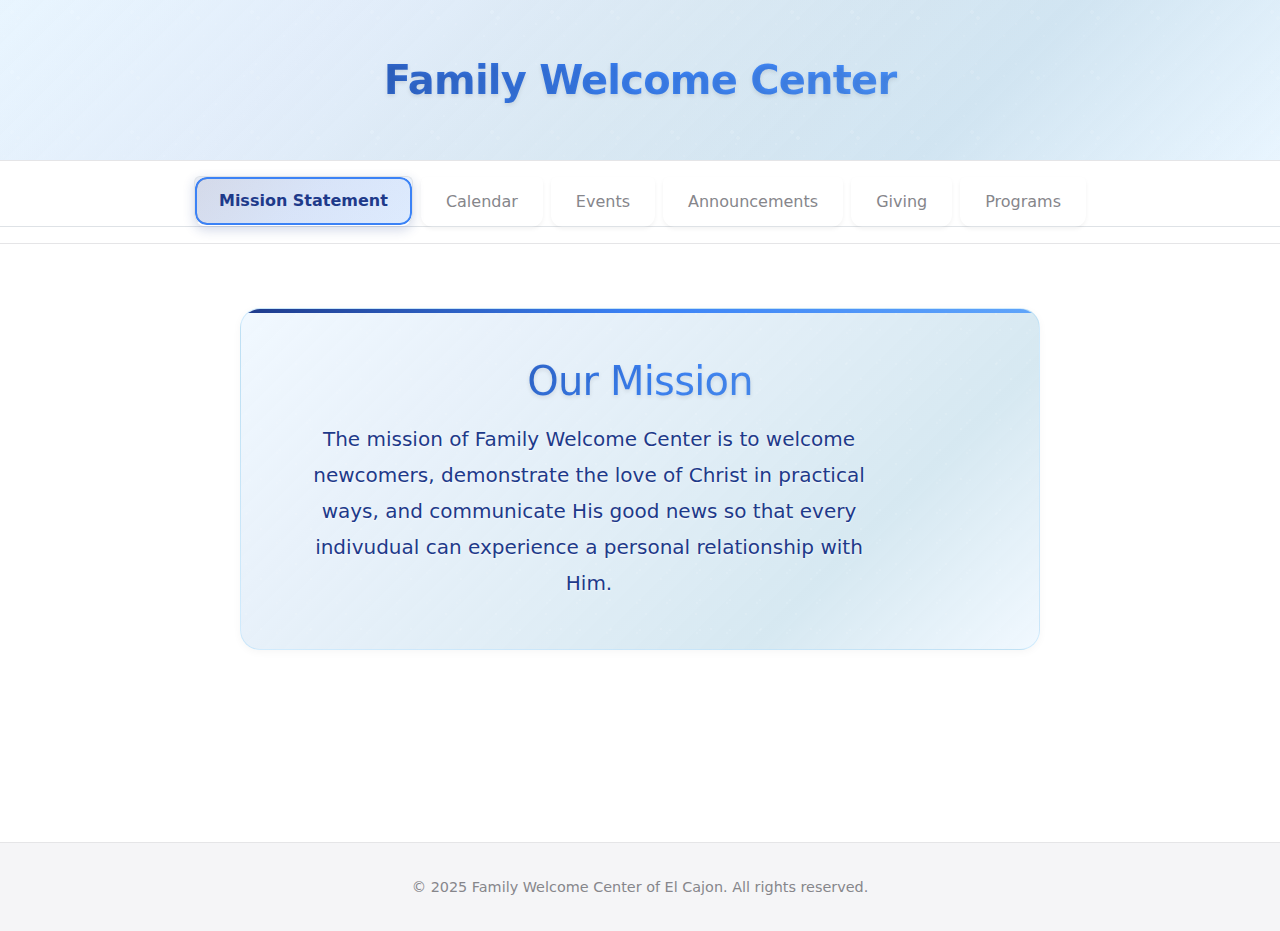
<file: index.html>
<!DOCTYPE html>
<html lang="en">
<head>
    <meta charset="UTF-8">
    <meta name="viewport" content="width=device-width, initial-scale=1.0">
    <title>Family Welcome Center</title>
    <link rel="stylesheet" href="assets/styles.css">
    <!-- Bootstrap CSS CDN -->
    <link href="https://cdn.jsdelivr.net/npm/bootstrap@5.3.3/dist/css/bootstrap.min.css" rel="stylesheet">
</head>
<body>
    <header>
        <h1 class="site-title py-4">Family Welcome Center</h1>
    </header>    
    <nav>
        <ul class="nav nav-tabs justify-content-center">
            <li class="nav-item">
                <a class="nav-link active" href="index.html">Mission Statement</a>
            </li>
            <li class="nav-item">
                <a class="nav-link" href="calendar.html">Calendar</a>
            </li>
            <li class="nav-item">
                <a class="nav-link" href="events.html">Events</a>
            </li>
            <li class="nav-item">
                <a class="nav-link" href="announcements.html">Announcements</a>
            </li>
            <li class="nav-item">
                <a class="nav-link" href="giving.html">Giving</a>
            </li>
            <li class="nav-item">
                <a class="nav-link" href="programs.html">Programs</a>
            </li>
        </ul>
    </nav>
    
    <main>
        <section class="mission-statement">
            <h1>Our Mission</h1>
            <!-- <img src="images/IMG_6976.jpg" alt="Sample Image" /> -->
            <p>The mission of Family Welcome Center is to welcome newcomers, demonstrate the love of Christ in practical ways, and communicate His good news so that every indivudual can experience a personal relationship with Him.</p>
        </section>
    </main>
    <footer>
        <p>&copy; 2025 Family Welcome Center of El Cajon. All rights reserved.</p>
    </footer>
</body>
</html>
</file>
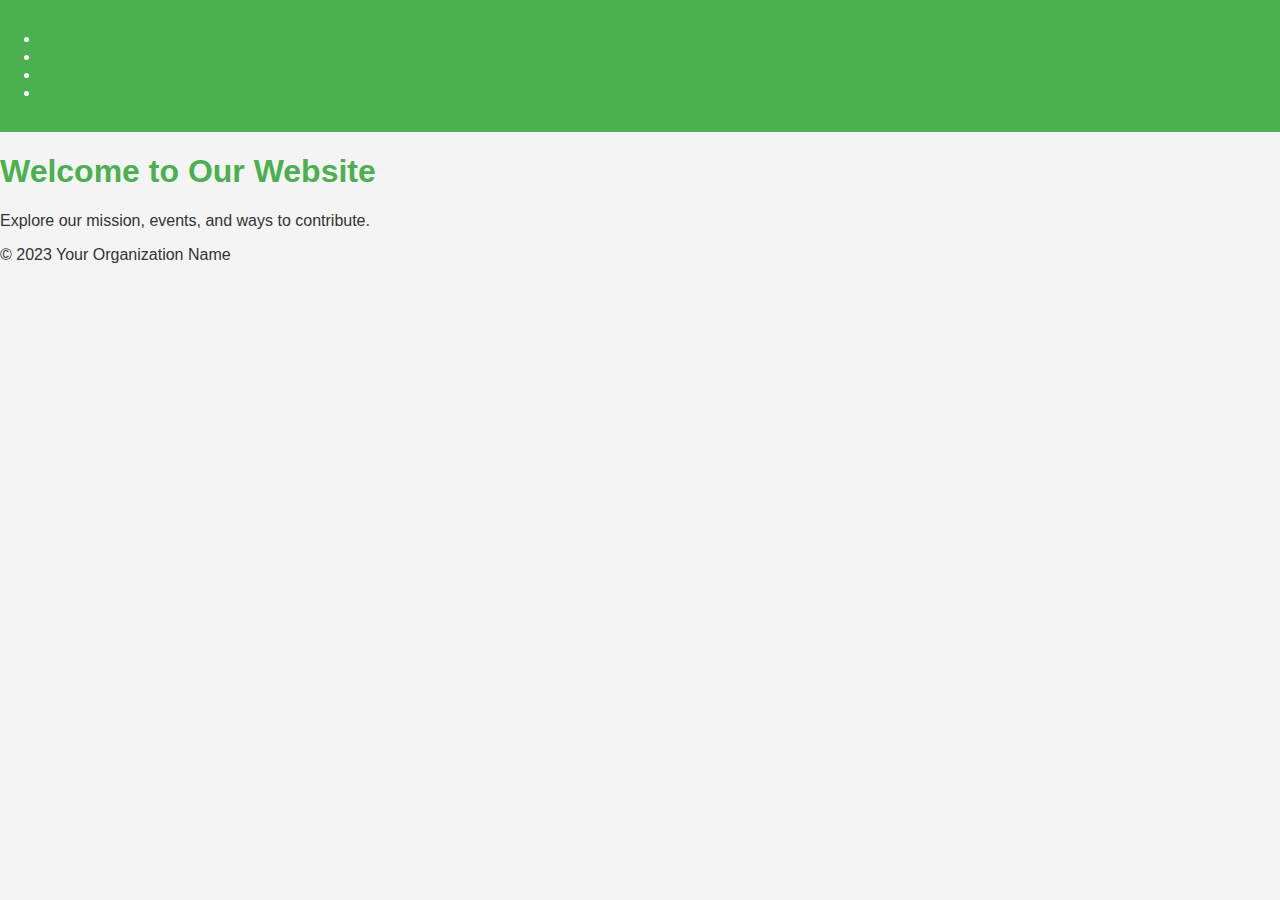
<file: github-pages-website/src/index.html>
<!DOCTYPE html>
<html lang="en">
<head>
    <meta charset="UTF-8">
    <meta name="viewport" content="width=device-width, initial-scale=1.0">
    <title>GitHub Pages Website</title>
    <link rel="stylesheet" href="assets/styles.css">
</head>
<body>
    <header>
        <nav>
            <ul>
                <li><a href="mission.html">Mission Statement</a></li>
                <li><a href="calendar.html">Calendar</a></li>
                <li><a href="giving.html">Giving</a></li>
                <li><a href="programs.html">Programs</a></li>
            </ul>
        </nav>
    </header>
    <main>
        <h1>Welcome to Our Website</h1>
        <p>Explore our mission, events, and ways to contribute.</p>
    </main>
    <footer>
        <p>&copy; 2023 Your Organization Name</p>
    </footer>
</body>
</html>
</file>
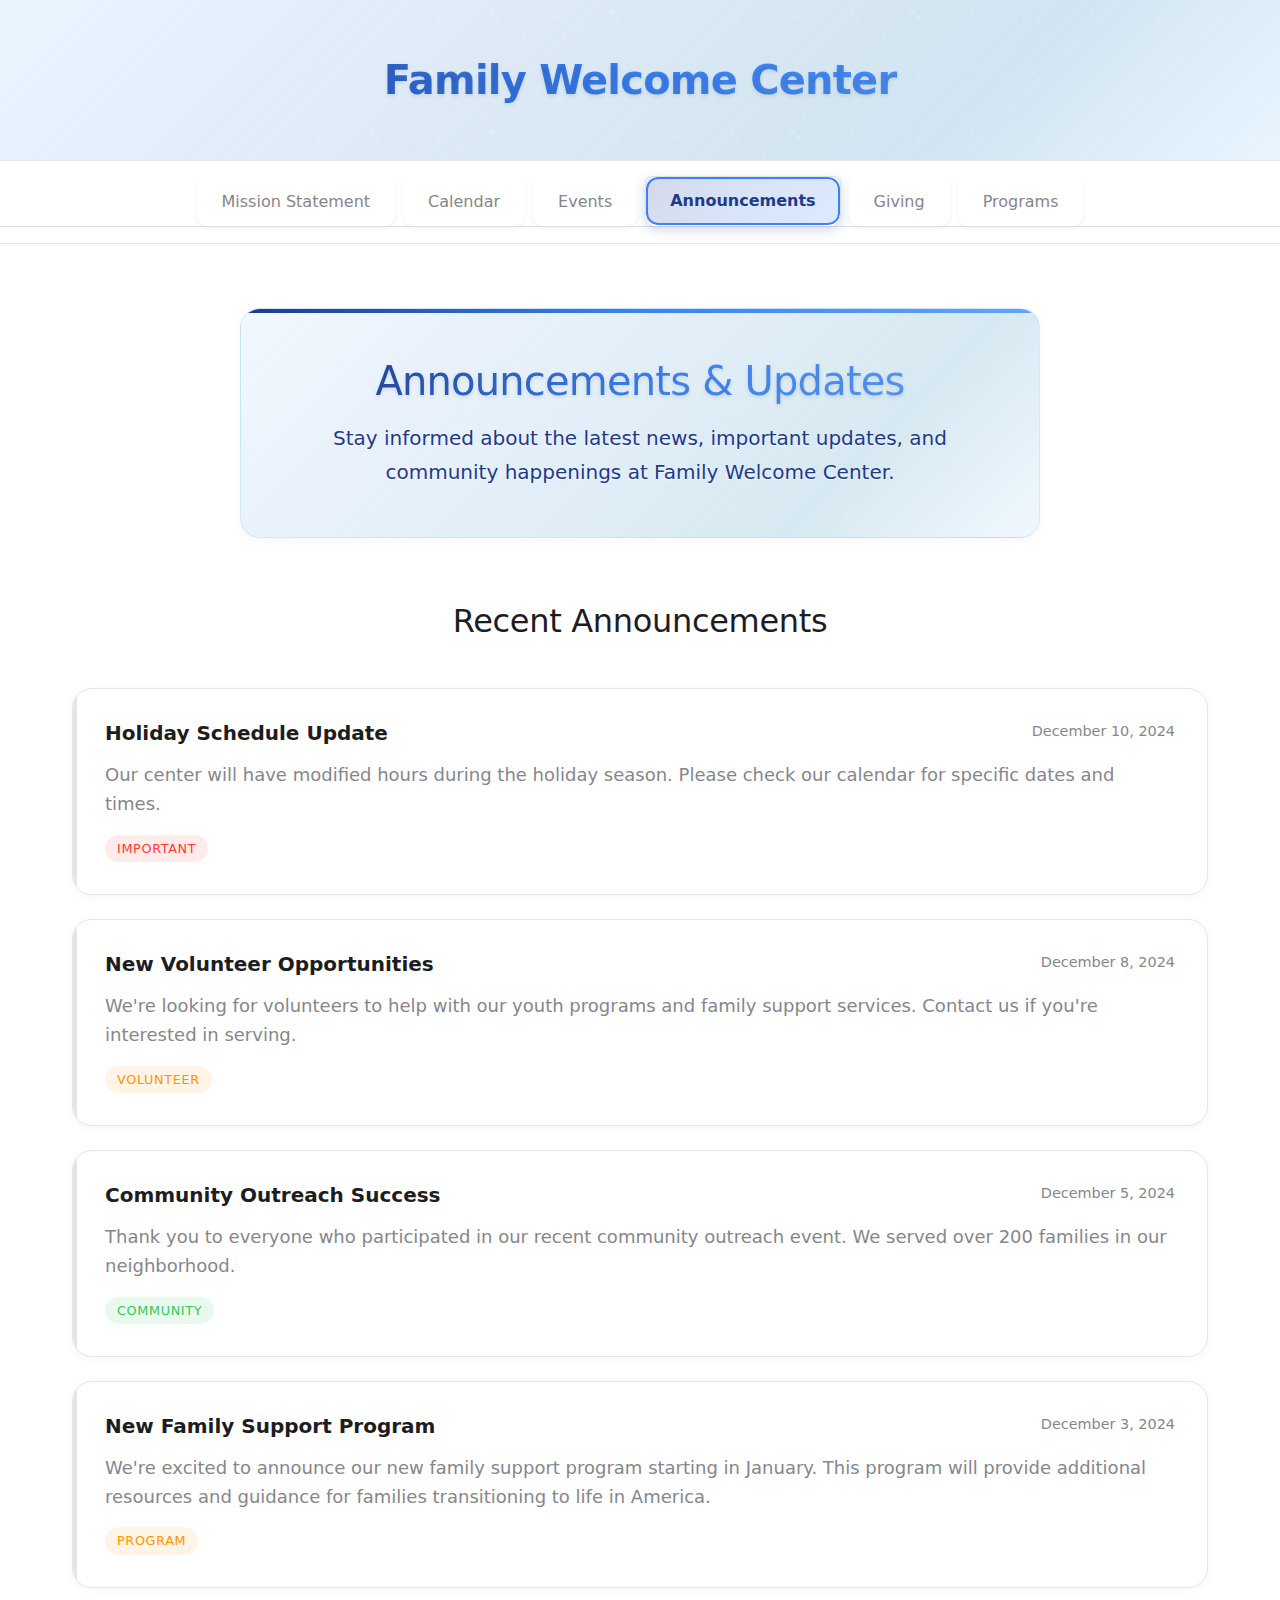
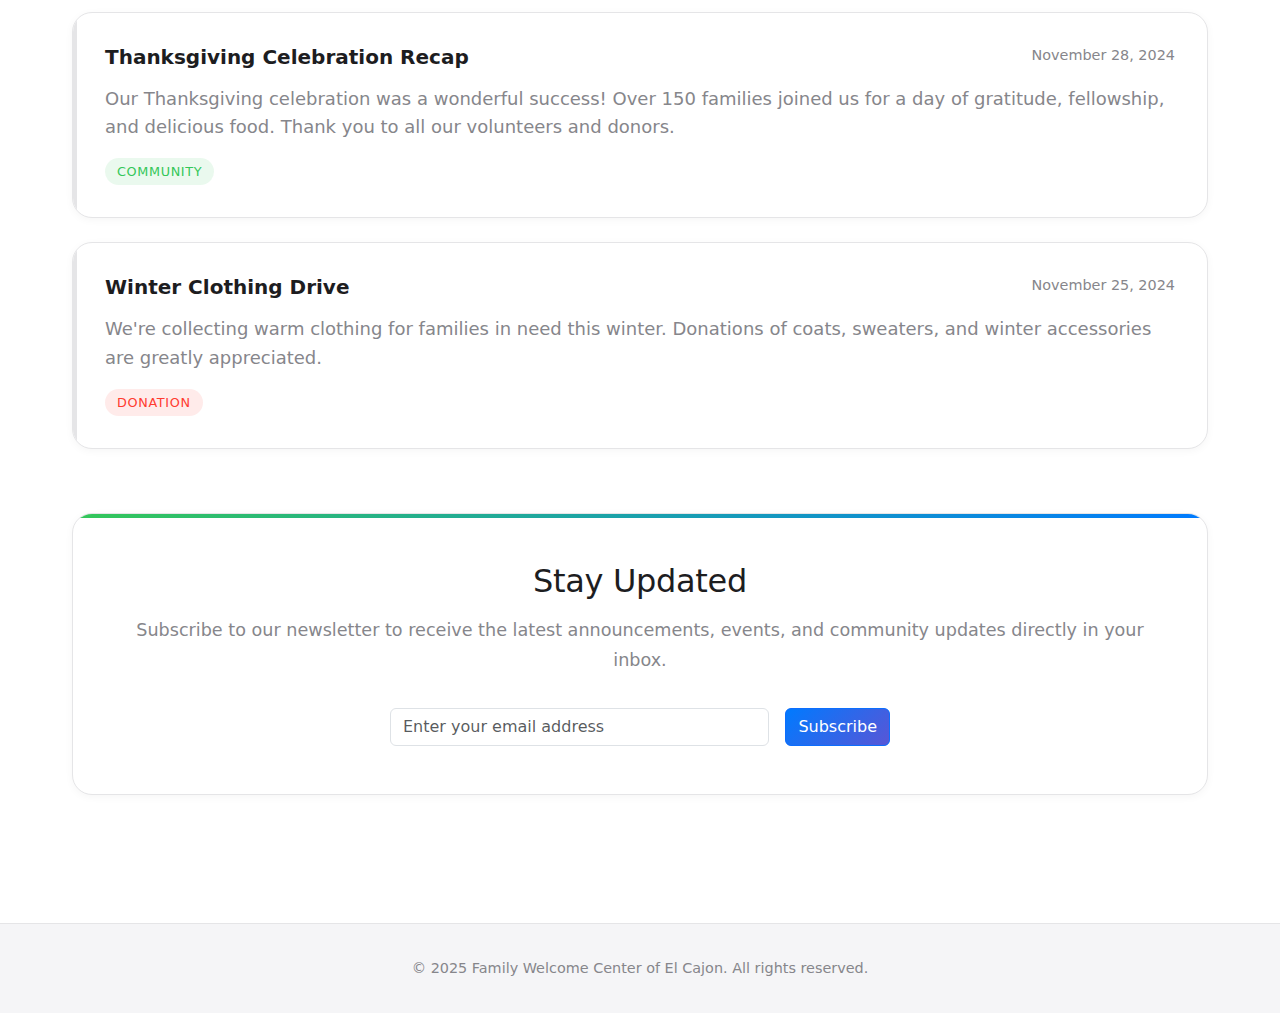
<file: announcements.html>
<!DOCTYPE html>
<html lang="en">
<head>
    <meta charset="UTF-8">
    <meta name="viewport" content="width=device-width, initial-scale=1.0">
    <title>Announcements - Family Welcome Center</title>
    <link rel="stylesheet" href="assets/styles.css">
    <!-- Bootstrap CSS CDN -->
    <link href="https://cdn.jsdelivr.net/npm/bootstrap@5.3.3/dist/css/bootstrap.min.css" rel="stylesheet">
</head>
<body>
    <header>
        <h1 class="site-title py-4">Family Welcome Center</h1>
    </header>    
    <nav>
        <ul class="nav nav-tabs justify-content-center">
            <li class="nav-item">
                <a class="nav-link" href="index.html">Mission Statement</a>
            </li>
            <li class="nav-item">
                <a class="nav-link" href="calendar.html">Calendar</a>
            </li>
            <li class="nav-item">
                <a class="nav-link" href="events.html">Events</a>
            </li>
            <li class="nav-item">
                <a class="nav-link active" href="announcements.html">Announcements</a>
            </li>
            <li class="nav-item">
                <a class="nav-link" href="giving.html">Giving</a>
            </li>
            <li class="nav-item">
                <a class="nav-link" href="programs.html">Programs</a>
            </li>
        </ul>
    </nav>
    
    <main>
        <section class="announcements-header">
            <h1>Announcements & Updates</h1>
            <p>Stay informed about the latest news, important updates, and community happenings at Family Welcome Center.</p>
        </section>

        <section class="announcements">
            <h2>Recent Announcements</h2>
            <div class="announcements-list">
                <div class="announcement-card">
                    <div class="announcement-header">
                        <h3>Holiday Schedule Update</h3>
                        <span class="announcement-date">December 10, 2024</span>
                    </div>
                    <p>Our center will have modified hours during the holiday season. Please check our calendar for specific dates and times.</p>
                    <div class="announcement-priority high">Important</div>
                </div>

                <div class="announcement-card">
                    <div class="announcement-header">
                        <h3>New Volunteer Opportunities</h3>
                        <span class="announcement-date">December 8, 2024</span>
                    </div>
                    <p>We're looking for volunteers to help with our youth programs and family support services. Contact us if you're interested in serving.</p>
                    <div class="announcement-priority medium">Volunteer</div>
                </div>

                <div class="announcement-card">
                    <div class="announcement-header">
                        <h3>Community Outreach Success</h3>
                        <span class="announcement-date">December 5, 2024</span>
                    </div>
                    <p>Thank you to everyone who participated in our recent community outreach event. We served over 200 families in our neighborhood.</p>
                    <div class="announcement-priority low">Community</div>
                </div>

                <div class="announcement-card">
                    <div class="announcement-header">
                        <h3>New Family Support Program</h3>
                        <span class="announcement-date">December 3, 2024</span>
                    </div>
                    <p>We're excited to announce our new family support program starting in January. This program will provide additional resources and guidance for families transitioning to life in America.</p>
                    <div class="announcement-priority medium">Program</div>
                </div>

                <div class="announcement-card">
                    <div class="announcement-header">
                        <h3>Thanksgiving Celebration Recap</h3>
                        <span class="announcement-date">November 28, 2024</span>
                    </div>
                    <p>Our Thanksgiving celebration was a wonderful success! Over 150 families joined us for a day of gratitude, fellowship, and delicious food. Thank you to all our volunteers and donors.</p>
                    <div class="announcement-priority low">Community</div>
                </div>

                <div class="announcement-card">
                    <div class="announcement-header">
                        <h3>Winter Clothing Drive</h3>
                        <span class="announcement-date">November 25, 2024</span>
                    </div>
                    <p>We're collecting warm clothing for families in need this winter. Donations of coats, sweaters, and winter accessories are greatly appreciated.</p>
                    <div class="announcement-priority high">Donation</div>
                </div>
            </div>
        </section>

        <section class="newsletter-signup">
            <div class="newsletter-card">
                <h2>Stay Updated</h2>
                <p>Subscribe to our newsletter to receive the latest announcements, events, and community updates directly in your inbox.</p>
                <form class="newsletter-form">
                    <div class="form-group">
                        <input type="email" class="form-control" placeholder="Enter your email address" required>
                        <button type="submit" class="btn btn-primary">Subscribe</button>
                    </div>
                </form>
            </div>
        </section>
    </main>

    <footer>
        <p>&copy; 2025 Family Welcome Center of El Cajon. All rights reserved.</p>
    </footer>
</body>
</html>
</file>
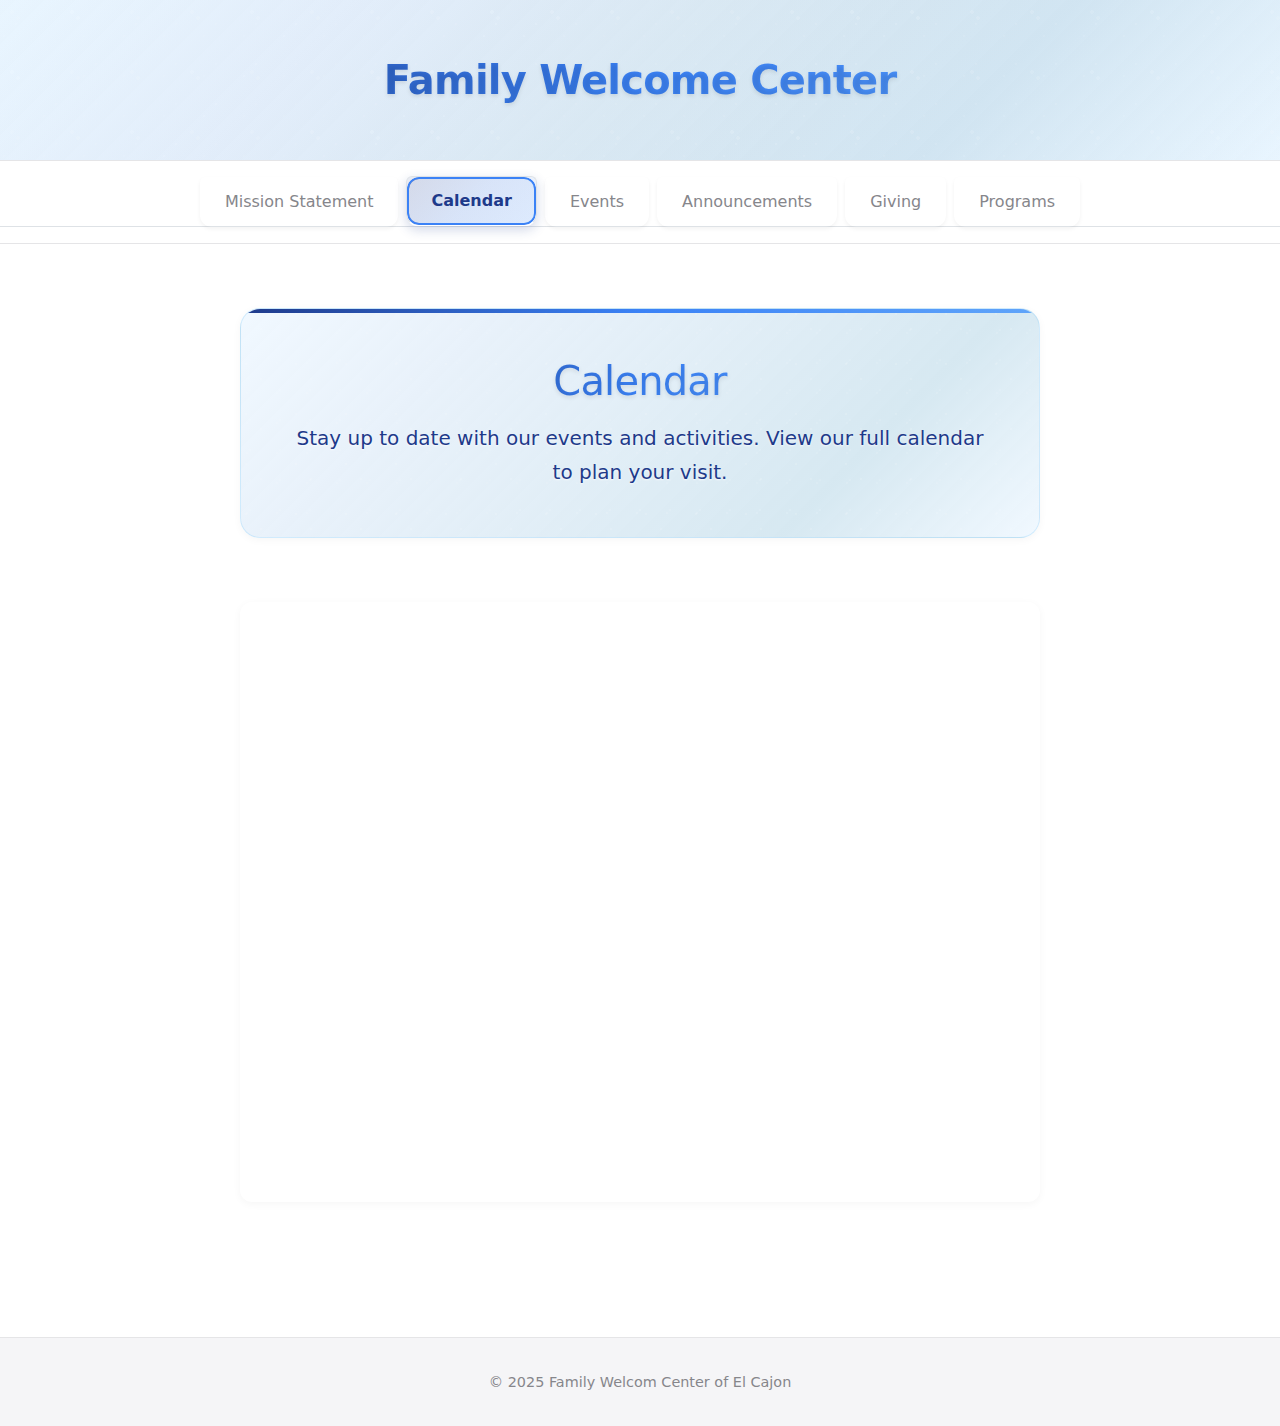
<file: calendar.html>
<!DOCTYPE html>
<html lang="en">
<head>
    <meta charset="UTF-8">
    <meta name="viewport" content="width=device-width, initial-scale=1.0">
    <title>Family Welcome Center</title>
    <link rel="stylesheet" href="assets/styles.css">
    <!-- Bootstrap CSS CDN -->
    <link href="https://cdn.jsdelivr.net/npm/bootstrap@5.3.3/dist/css/bootstrap.min.css" rel="stylesheet">
</head>
<body>
    <header>
        <h1 class="site-title py-4">Family Welcome Center</h1>
    </header>    
    <nav>
        <ul class="nav nav-tabs justify-content-center">
            <li class="nav-item">
                <a class="nav-link" href="index.html">Mission Statement</a>
            </li>
            <li class="nav-item">
                <a class="nav-link active" href="calendar.html">Calendar</a>
            </li>
            <li class="nav-item">
                <a class="nav-link" href="events.html">Events</a>
            </li>
            <li class="nav-item">
                <a class="nav-link" href="announcements.html">Announcements</a>
            </li>
            <li class="nav-item">
                <a class="nav-link" href="giving.html">Giving</a>
            </li>
            <li class="nav-item">
                <a class="nav-link" href="programs.html">Programs</a>
            </li>
        </ul>
    </nav>
    <main>
        <section class="page-header">
            <h1>Calendar</h1>
            <p>Stay up to date with our events and activities. View our full calendar to plan your visit.</p>
        </section>

        <section class="calendar-content">
            <iframe src="https://calendar.google.com/calendar/embed?src=your_calendar_id&ctz=America/New_York" style="border: 0" width="800" height="600" frameborder="0" scrolling="no"></iframe>
    </main>
    <footer>
        <p>&copy; 2025 Family Welcom Center of El Cajon</p>
    </footer>
</body>
</html>
</file>
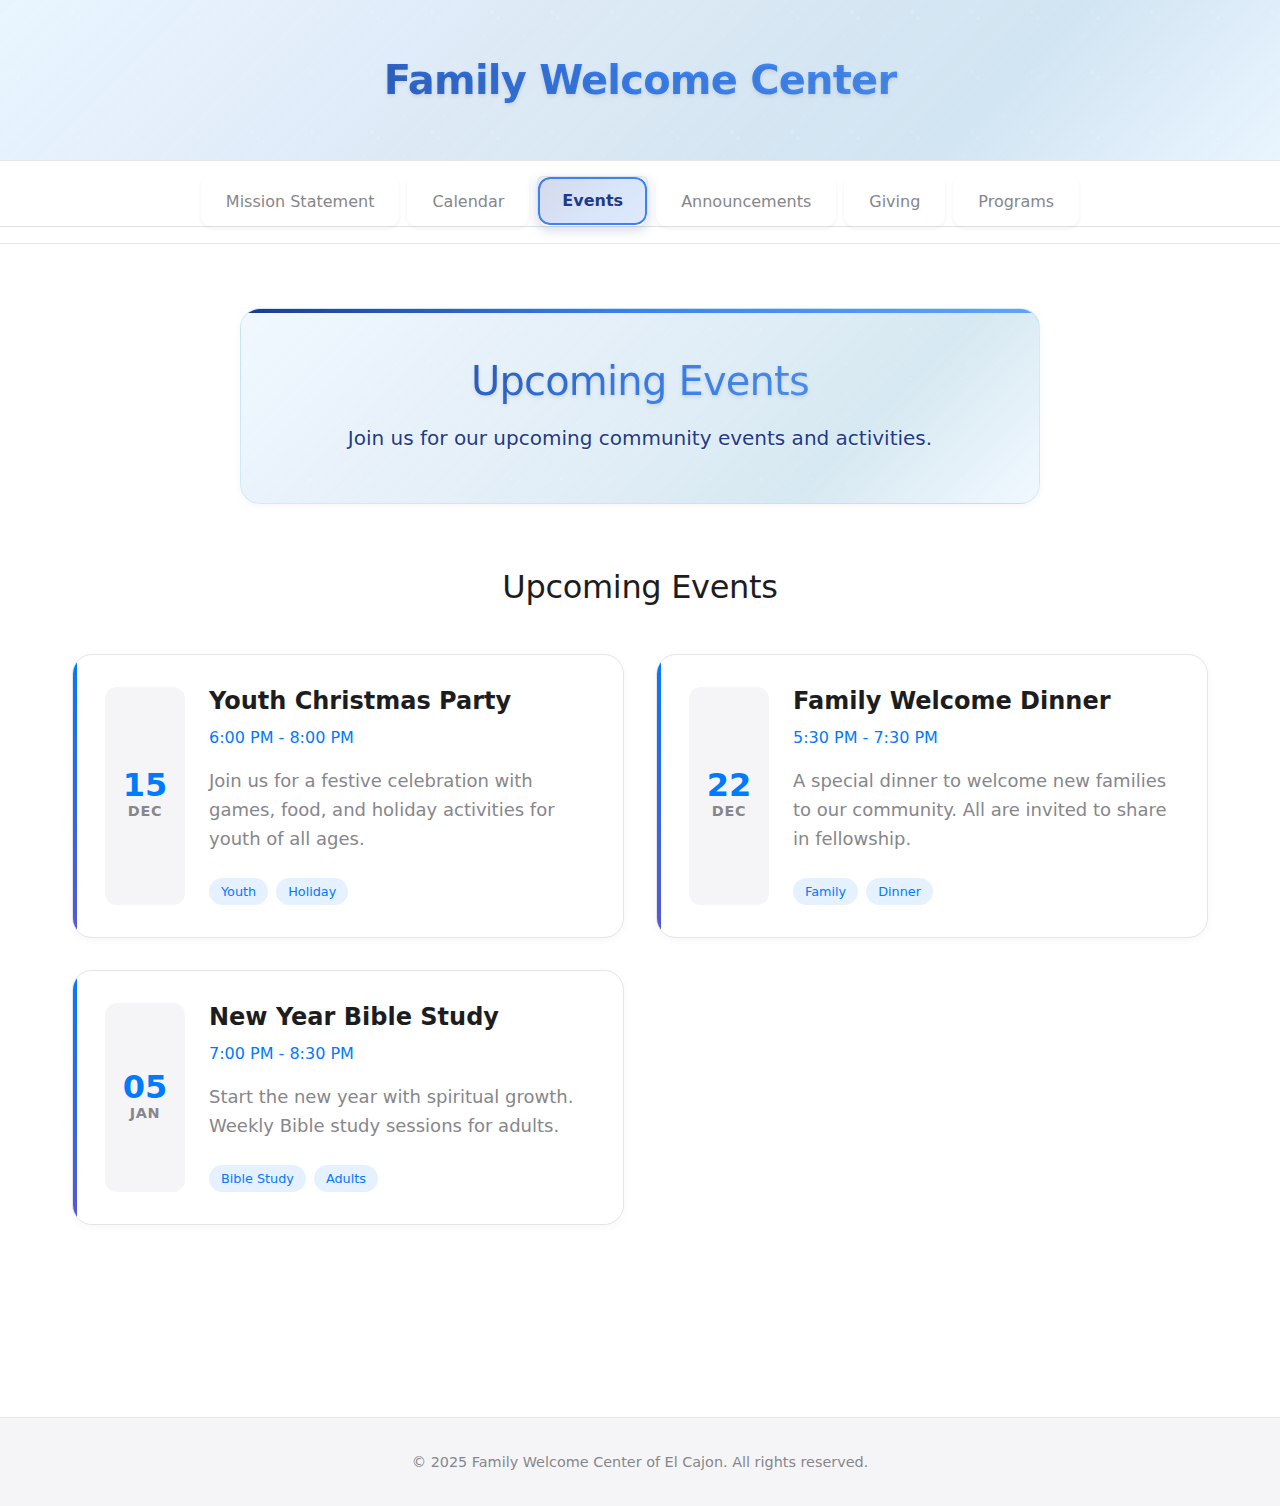
<file: events.html>
<!DOCTYPE html>
<html lang="en">
<head>
    <meta charset="UTF-8">
    <meta name="viewport" content="width=device-width, initial-scale=1.0">
    <title>Events & Announcements - Family Welcome Center</title>
    <link rel="stylesheet" href="assets/styles.css">
    <!-- Bootstrap CSS CDN -->
    <link href="https://cdn.jsdelivr.net/npm/bootstrap@5.3.3/dist/css/bootstrap.min.css" rel="stylesheet">
</head>
<body>
    <header>
        <h1 class="site-title py-4">Family Welcome Center</h1>
    </header>    
    <nav>
        <ul class="nav nav-tabs justify-content-center">
            <li class="nav-item">
                <a class="nav-link" href="index.html">Mission Statement</a>
            </li>
            <li class="nav-item">
                <a class="nav-link" href="calendar.html">Calendar</a>
            </li>
            <li class="nav-item">
                <a class="nav-link active" href="events.html">Events</a>
            </li>
            <li class="nav-item">
                <a class="nav-link" href="announcements.html">Announcements</a>
            </li>
            <li class="nav-item">
                <a class="nav-link" href="giving.html">Giving</a>
            </li>
            <li class="nav-item">
                <a class="nav-link" href="programs.html">Programs</a>
            </li>
        </ul>
    </nav>
    
    <main>
        <section class="events-header">
            <h1>Upcoming Events</h1>
            <p>Join us for our upcoming community events and activities.</p>
        </section>

        <section class="upcoming-events">
            <h2>Upcoming Events</h2>
            <div class="events-grid">
                <div class="event-card">
                    <div class="event-date">
                        <span class="day">15</span>
                        <span class="month">DEC</span>
                    </div>
                    <div class="event-content">
                        <h3>Youth Christmas Party</h3>
                        <p class="event-time">6:00 PM - 8:00 PM</p>
                        <p class="event-description">Join us for a festive celebration with games, food, and holiday activities for youth of all ages.</p>
                        <div class="event-tags">
                            <span class="tag">Youth</span>
                            <span class="tag">Holiday</span>
                        </div>
                    </div>
                </div>

                <div class="event-card">
                    <div class="event-date">
                        <span class="day">22</span>
                        <span class="month">DEC</span>
                    </div>
                    <div class="event-content">
                        <h3>Family Welcome Dinner</h3>
                        <p class="event-time">5:30 PM - 7:30 PM</p>
                        <p class="event-description">A special dinner to welcome new families to our community. All are invited to share in fellowship.</p>
                        <div class="event-tags">
                            <span class="tag">Family</span>
                            <span class="tag">Dinner</span>
                        </div>
                    </div>
                </div>

                <div class="event-card">
                    <div class="event-date">
                        <span class="day">05</span>
                        <span class="month">JAN</span>
                    </div>
                    <div class="event-content">
                        <h3>New Year Bible Study</h3>
                        <p class="event-time">7:00 PM - 8:30 PM</p>
                        <p class="event-description">Start the new year with spiritual growth. Weekly Bible study sessions for adults.</p>
                        <div class="event-tags">
                            <span class="tag">Bible Study</span>
                            <span class="tag">Adults</span>
                        </div>
                    </div>
                </div>
            </div>
        </section>
    </main>

    <footer>
        <p>&copy; 2025 Family Welcome Center of El Cajon. All rights reserved.</p>
    </footer>
</body>
</html>
</file>
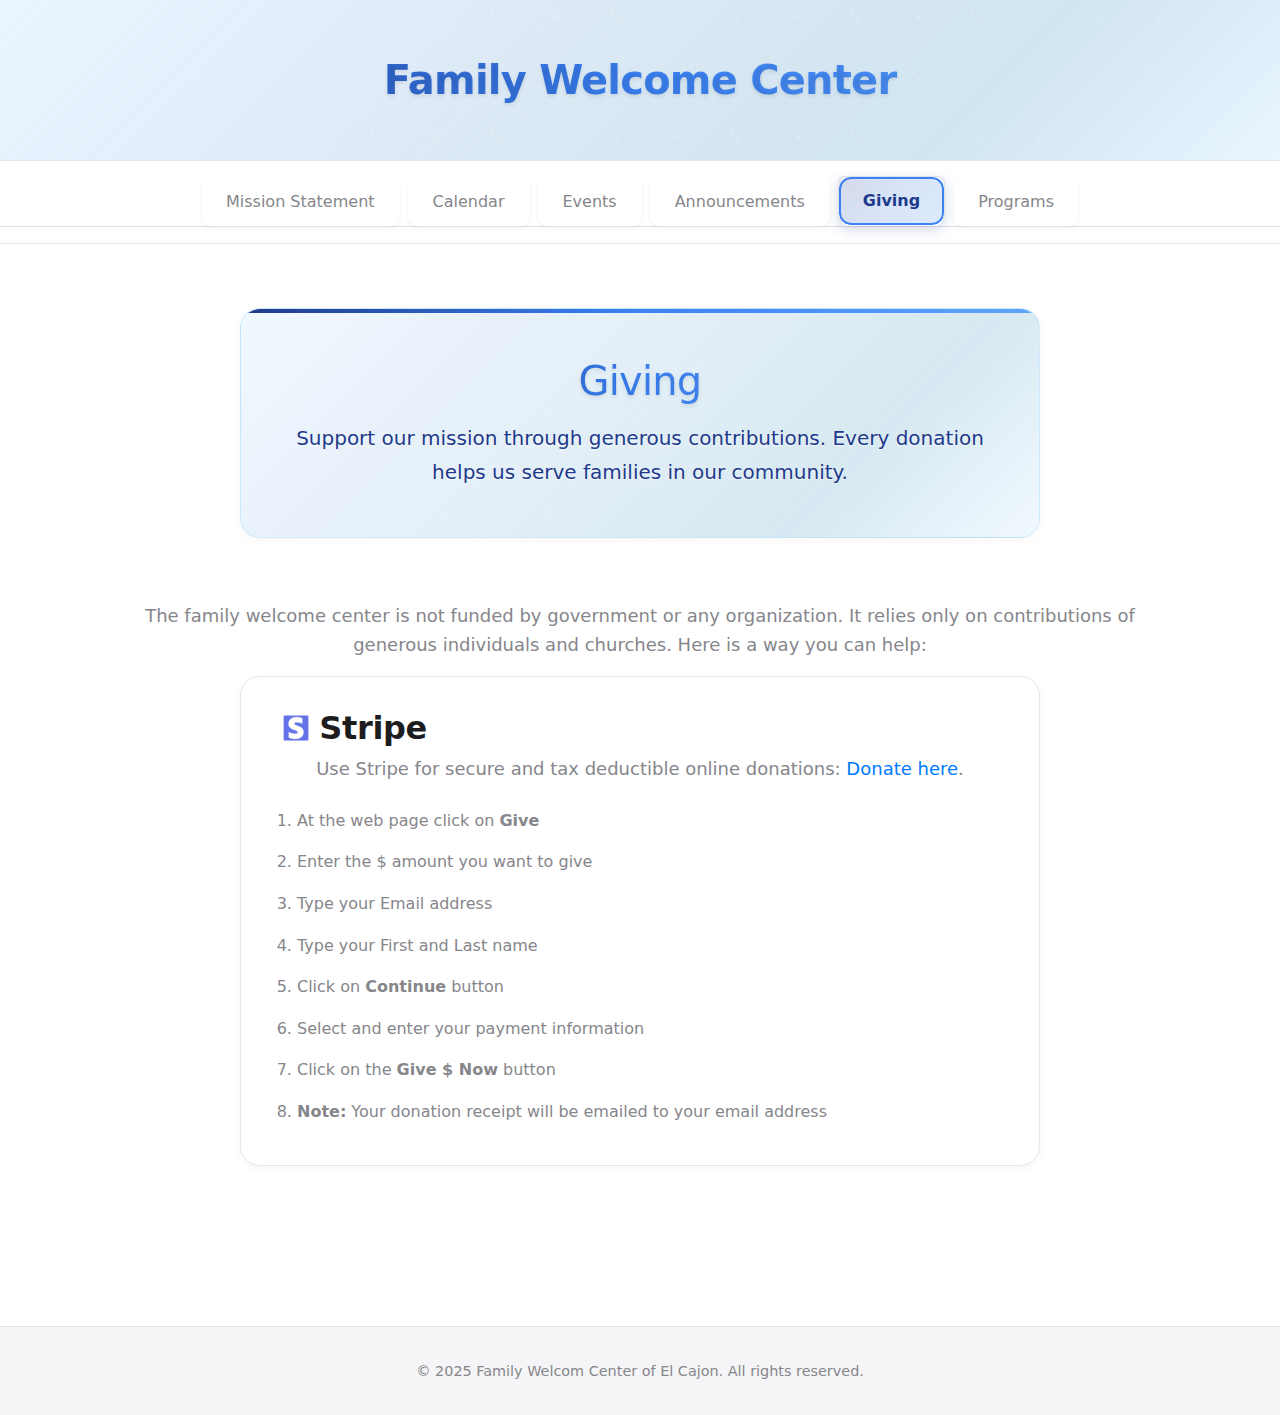
<file: giving.html>
<!DOCTYPE html>
<html lang="en">
<head>
    <meta charset="UTF-8">
    <meta name="viewport" content="width=device-width, initial-scale=1.0">
    <title>Family Welcome Center</title>
    <link rel="stylesheet" href="assets/styles.css">
    <!-- Bootstrap CSS CDN -->
    <link href="https://cdn.jsdelivr.net/npm/bootstrap@5.3.3/dist/css/bootstrap.min.css" rel="stylesheet">
</head>
<body>
    <header>
        <h1 class="site-title py-4">Family Welcome Center</h1>
    </header>    
    <nav>
        <ul class="nav nav-tabs justify-content-center">
            <li class="nav-item">
                <a class="nav-link" href="index.html">Mission Statement</a>
            </li>
            <li class="nav-item">
                <a class="nav-link" href="calendar.html">Calendar</a>
            </li>
            <li class="nav-item">
                <a class="nav-link" href="events.html">Events</a>
            </li>
            <li class="nav-item">
                <a class="nav-link" href="announcements.html">Announcements</a>
            </li>
            <li class="nav-item">
                <a class="nav-link active" href="giving.html">Giving</a>
            </li>
            <li class="nav-item">
                <a class="nav-link" href="programs.html">Programs</a>
            </li>
        </ul>
    </nav>
    <main>
        <section class="page-header">
            <h1>Giving</h1>
            <p>Support our mission through generous contributions. Every donation helps us serve families in our community.</p>
        </section>

        <section class="giving-content">
            <p>The family welcome center is not funded by government or any organization. It relies only on contributions of generous individuals and churches. Here is a way you can help:</p>
        <ul>
            <li>
                <div class="d-flex align-items-center mb-2">
                    <img src="images/Stripe-Emblem.png" alt="Stripe Emblem" style="height: 26px; width: auto;">
                    <h2 class="stripe-header mb-0">Stripe</h2>
                </div>
                <p>Use Stripe for secure and tax deductible online donations: <a href="https://family-welcome-center-inc-416866.churchcenter.com">Donate here</a>.</p>
                <ol>
                    <li>At the web page click on <strong>Give</strong></li>
                    <li>Enter the $ amount you want to give</li>
                    <li>Type your Email address</li>
                    <li>Type your First and Last name</li>
                    <li>Click on <strong>Continue</strong> button</li>
                    <li>Select and enter your payment information</li>
                    <li>Click on the <strong>Give $ Now</strong> button</li>
                    <li><strong>Note:</strong> Your donation receipt will be emailed to your email address</li>
                </ol>
            </li>
        </ul>
    </main>
    <footer>
        <p>&copy; 2025 Family Welcom Center of El Cajon. All rights reserved.</p>
    </footer>
</body>
</html>
</file>
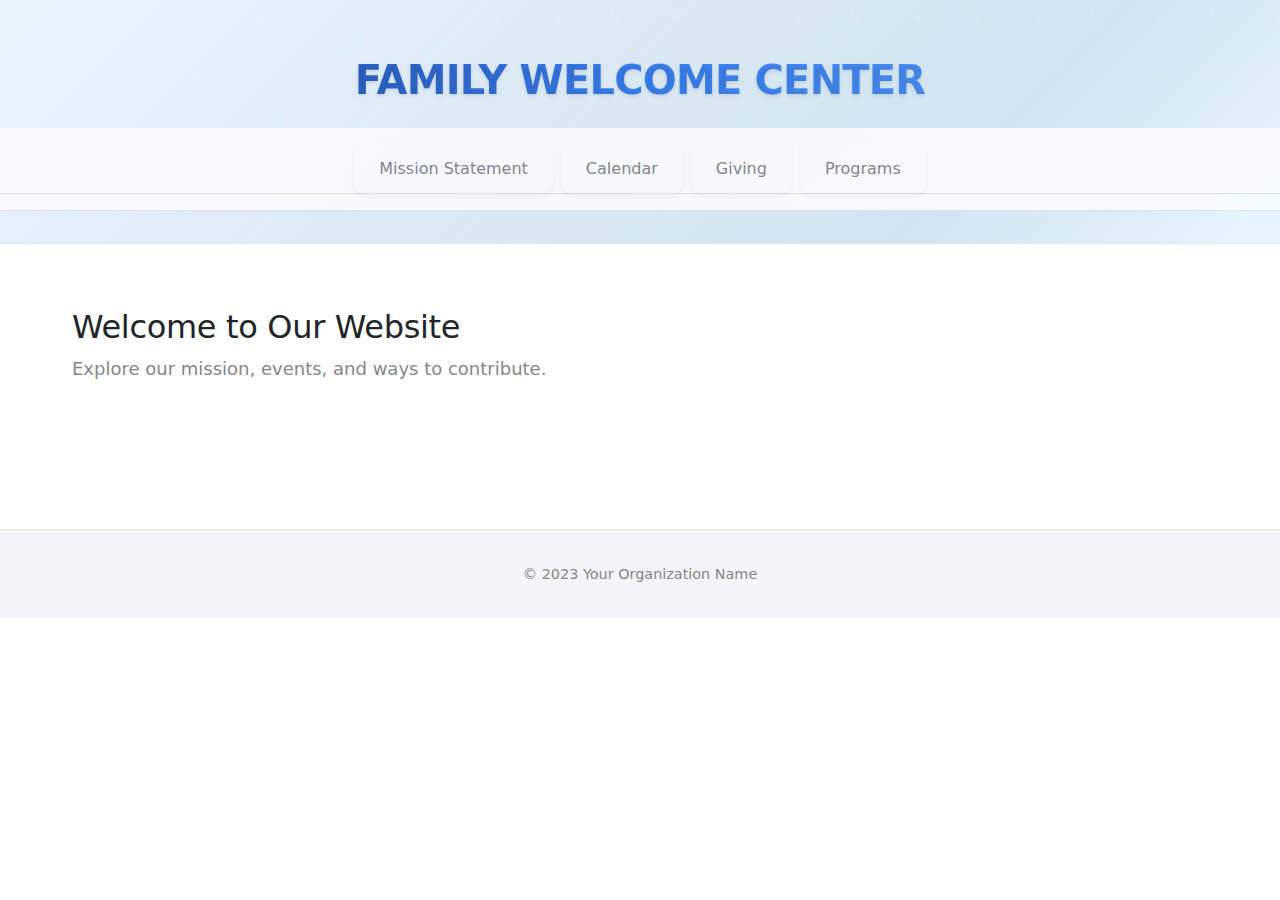
<file: index2.html>
<!DOCTYPE html>
<html lang="en">
<head>
    <meta charset="UTF-8">
    <meta name="viewport" content="width=device-width, initial-scale=1.0">
    <title>Family Welcome Center</title>
    <link rel="stylesheet" href="assets/styles.css">
    <!-- Bootstrap CSS CDN -->
    <link href="https://cdn.jsdelivr.net/npm/bootstrap@5.3.3/dist/css/bootstrap.min.css" rel="stylesheet">
</head>
<body>
    <header>
        <h1 class="site-title py-4">FAMILY WELCOME CENTER</h1>
        <nav>
            <ul class="nav nav-tabs justify-content-center">
                <li class="nav-item">
                    <a class="nav-link" href="mission.html">Mission Statement</a>
                </li>
                <li class="nav-item">
                    <a class="nav-link" href="calendar.html">Calendar</a>
                </li>
                <li class="nav-item">
                    <a class="nav-link" href="giving.html">Giving</a>
                </li>
                <li class="nav-item">
                    <a class="nav-link" href="programs.html">Programs</a>
                </li>
            </ul>
        </nav>
    </header>
    <main>
        <h2>Welcome to Our Website</h2>
        <p>Explore our mission, events, and ways to contribute.</p>
    </main>
    <footer>
        <p>&copy; 2023 Your Organization Name</p>
    </footer>
    <!-- Bootstrap JS (optional, for dropdowns etc.) -->
    <script src="https://cdn.jsdelivr.net/npm/bootstrap@5.3.3/dist/js/bootstrap.bundle.min.js"></script>
</body>
</html>
</file>
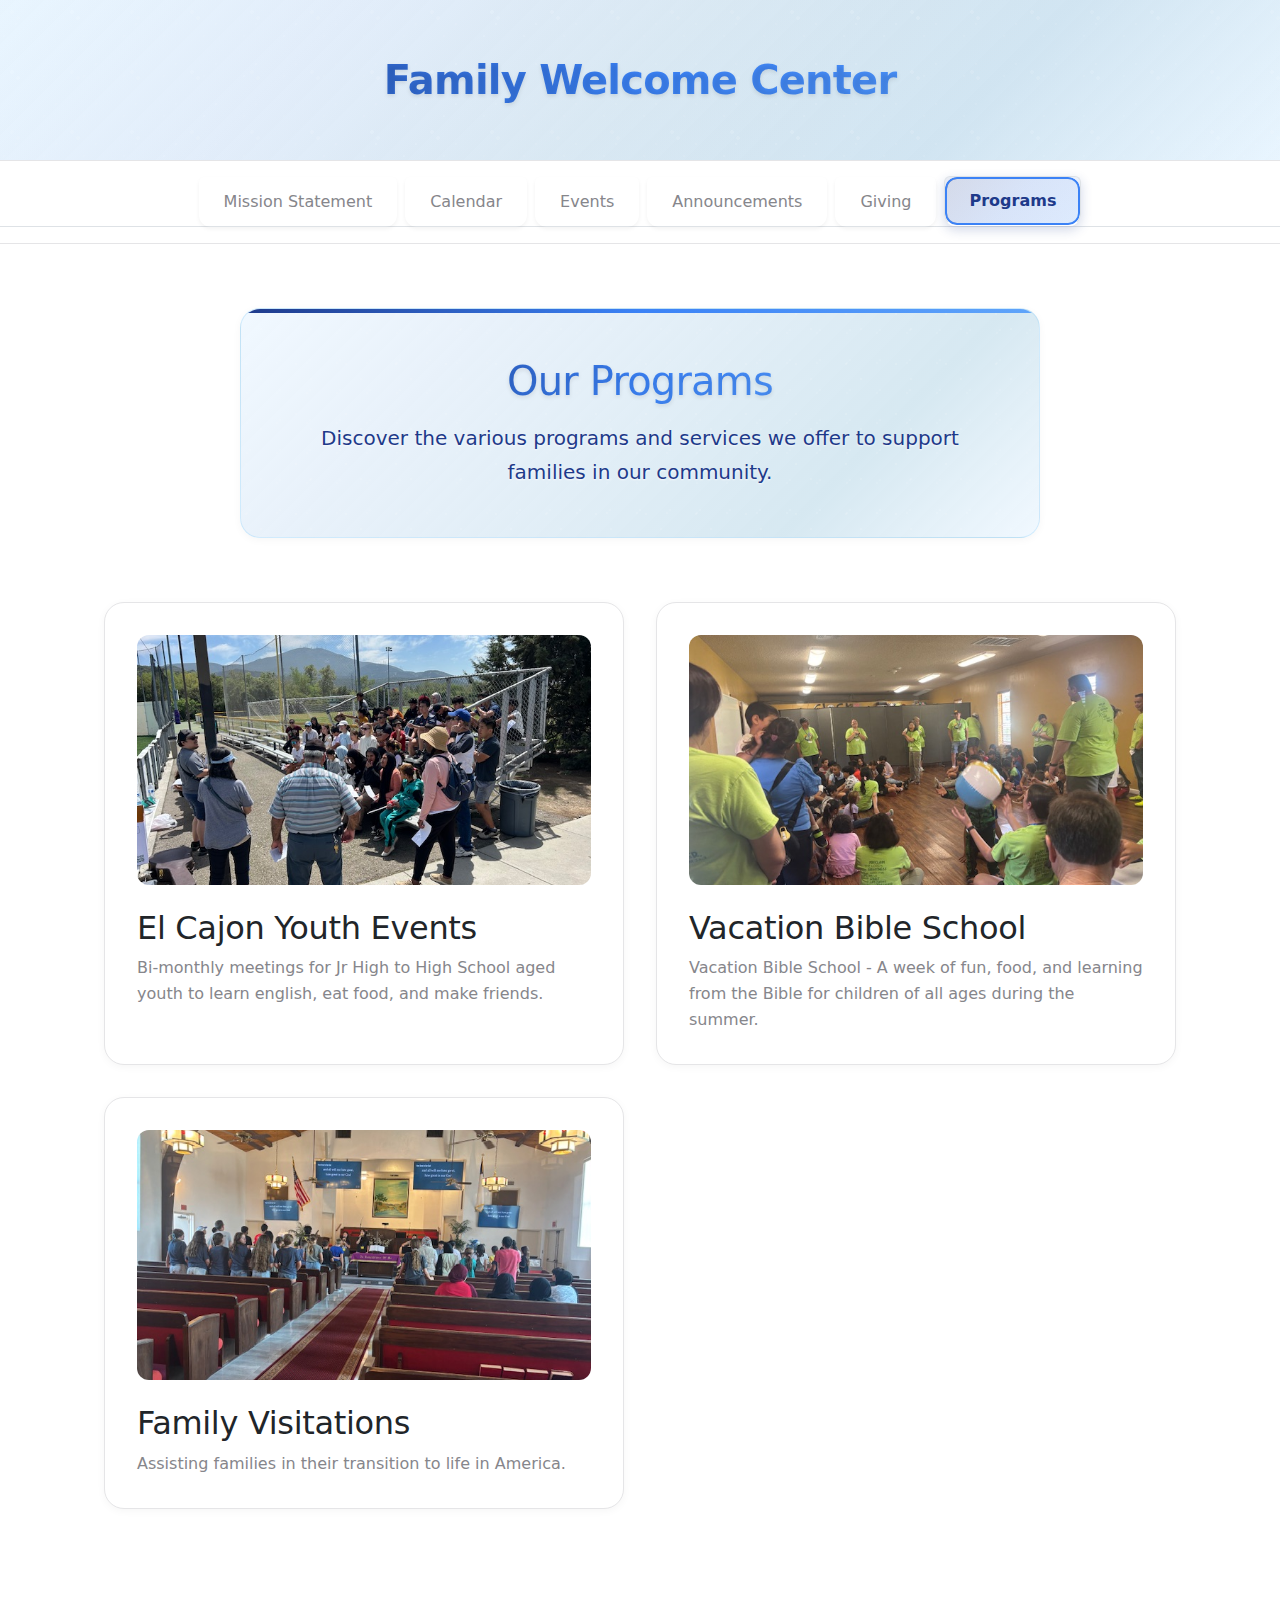
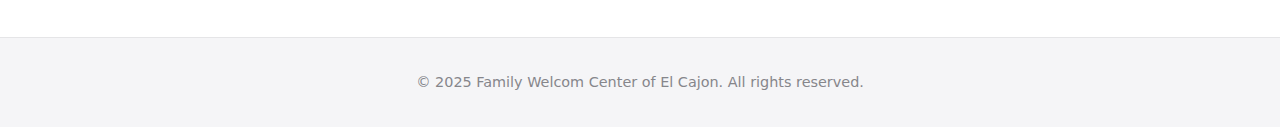
<file: programs.html>
<!DOCTYPE html>
<html lang="en">
<head>
    <meta charset="UTF-8">
    <meta name="viewport" content="width=device-width, initial-scale=1.0">
    <title>Family Welcome Center</title>
    <link rel="stylesheet" href="assets/styles.css">
    <!-- Bootstrap CSS CDN -->
    <link href="https://cdn.jsdelivr.net/npm/bootstrap@5.3.3/dist/css/bootstrap.min.css" rel="stylesheet">
</head>
<body>
    <header>
        <h1 class="site-title py-4">Family Welcome Center</h1>
    </header>    
    <nav>
        <ul class="nav nav-tabs justify-content-center">
            <li class="nav-item">
                <a class="nav-link" href="index.html">Mission Statement</a>
            </li>
            <li class="nav-item">
                <a class="nav-link" href="calendar.html">Calendar</a>
            </li>
            <li class="nav-item">
                <a class="nav-link" href="events.html">Events</a>
            </li>
            <li class="nav-item">
                <a class="nav-link" href="announcements.html">Announcements</a>
            </li>
            <li class="nav-item">
                <a class="nav-link" href="giving.html">Giving</a>
            </li>
            <li class="nav-item">
                <a class="nav-link active" href="programs.html">Programs</a>
            </li>
        </ul>
    </nav>
    <main>
        <section class="page-header">
            <h1>Our Programs</h1>
            <p>Discover the various programs and services we offer to support families in our community.</p>
        </section>

        <section class="programs-content">
            <div class="programs">
                <div class="program">
            <img src="images/IMG_1299.jpg" alt="Program 1">
            <h2>El Cajon Youth Events</h2>
            <p>Bi-monthly meetings for Jr High to High School aged youth to learn english, eat food, and make friends.</p>
        </div>
        <div class="program">
            <img src="images/IMG_6967.jpg" alt="Program 2">
            <h2>Vacation Bible School</h2>
            <p>Vacation Bible School - A week of fun, food, and learning from the Bible for children of all ages during the summer.</p>
        </div>
        <div class="program">
            <img src="images/IMG_6993.jpg" alt="Program 3">
            <h2>Family Visitations</h2>
            <p>Assisting families in their transition to life in America.</p>
        </div>
    </main>
    <footer>
        <p>&copy; 2025 Family Welcom Center of El Cajon. All rights reserved.</p>
    </footer>
</body>
</html>
</file>
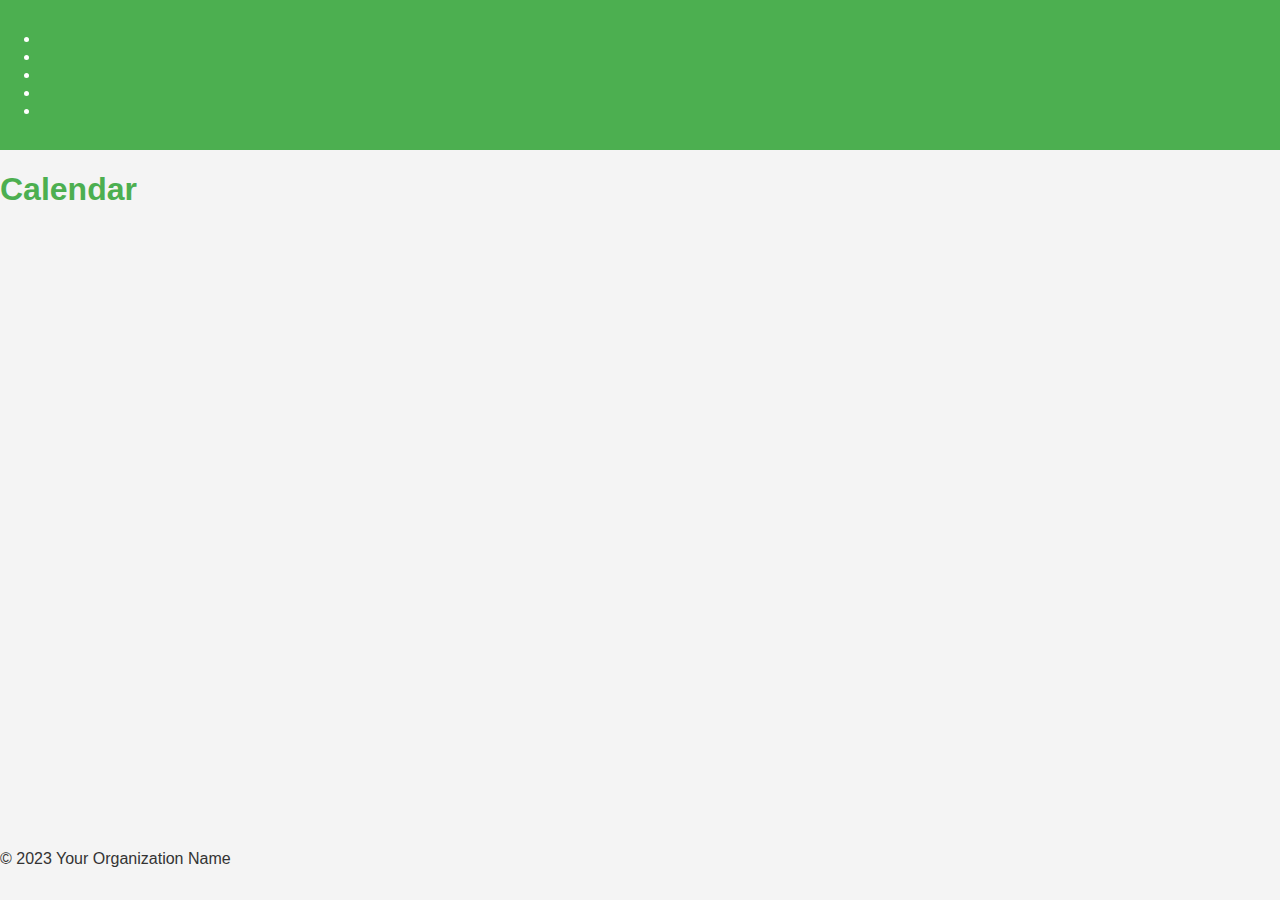
<file: github-pages-website/src/calendar.html>
<!DOCTYPE html>
<html lang="en">
<head>
    <meta charset="UTF-8">
    <meta name="viewport" content="width=device-width, initial-scale=1.0">
    <title>Calendar</title>
    <link rel="stylesheet" href="assets/styles.css">
</head>
<body>
    <header>
        <nav>
            <ul>
                <li><a href="index.html">Home</a></li>
                <li><a href="mission.html">Mission Statement</a></li>
                <li><a href="calendar.html">Calendar</a></li>
                <li><a href="giving.html">Giving</a></li>
                <li><a href="programs.html">Programs</a></li>
            </ul>
        </nav>
    </header>
    <main>
        <h1>Calendar</h1>
        <iframe src="https://calendar.google.com/calendar/embed?src=your_calendar_id&ctz=America/New_York" style="border: 0" width="800" height="600" frameborder="0" scrolling="no"></iframe>
    </main>
    <footer>
        <p>&copy; 2023 Your Organization Name</p>
    </footer>
</body>
</html>
</file>
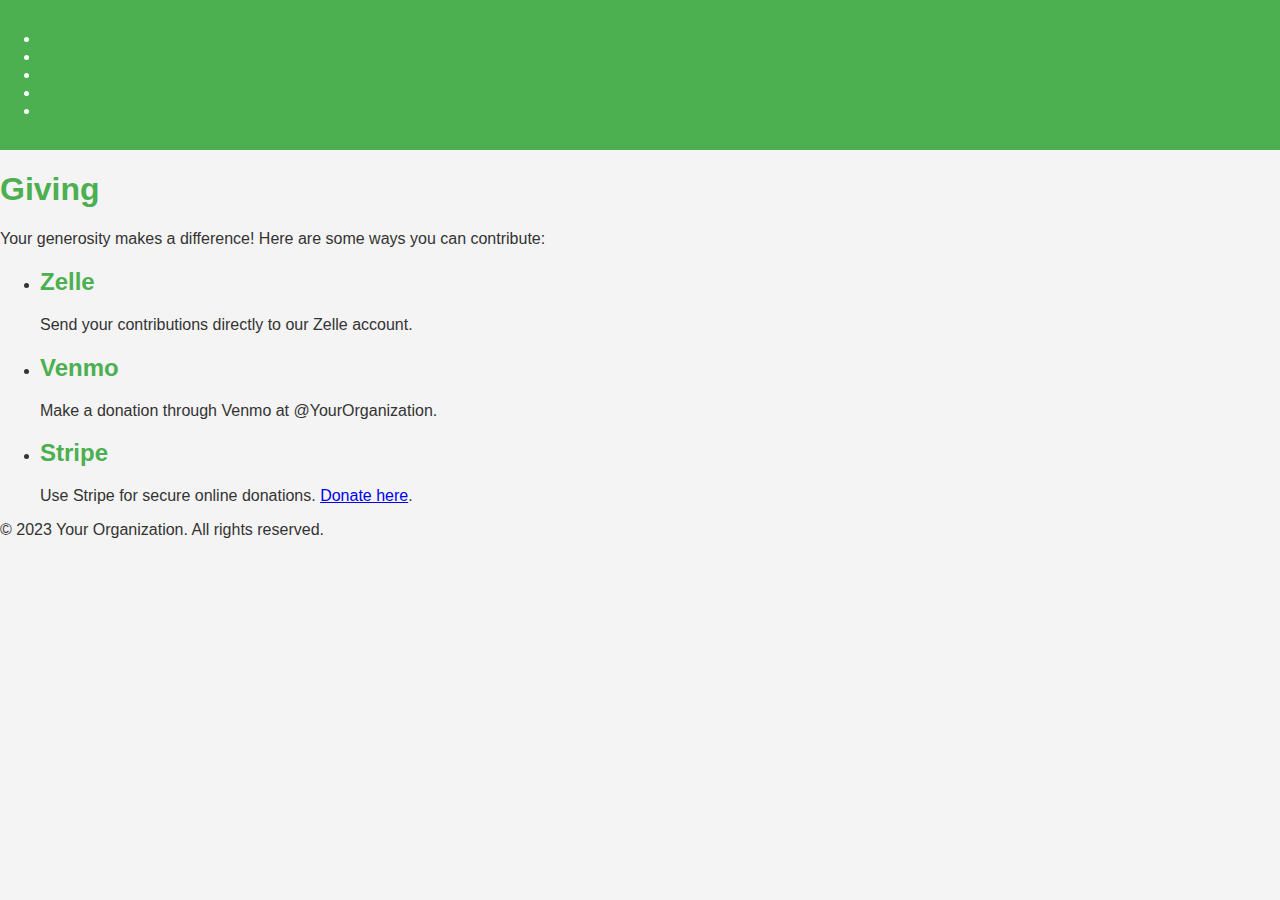
<file: github-pages-website/src/giving.html>
<!DOCTYPE html>
<html lang="en">
<head>
    <meta charset="UTF-8">
    <meta name="viewport" content="width=device-width, initial-scale=1.0">
    <link rel="stylesheet" href="assets/styles.css">
    <title>Giving</title>
</head>
<body>
    <header>
        <nav>
            <ul>
                <li><a href="index.html">Home</a></li>
                <li><a href="mission.html">Mission Statement</a></li>
                <li><a href="calendar.html">Calendar</a></li>
                <li><a href="giving.html">Giving</a></li>
                <li><a href="programs.html">Programs</a></li>
            </ul>
        </nav>
    </header>
    <main>
        <h1>Giving</h1>
        <p>Your generosity makes a difference! Here are some ways you can contribute:</p>
        <ul>
            <li>
                <h2>Zelle</h2>
                <p>Send your contributions directly to our Zelle account.</p>
            </li>
            <li>
                <h2>Venmo</h2>
                <p>Make a donation through Venmo at @YourOrganization.</p>
            </li>
            <li>
                <h2>Stripe</h2>
                <p>Use Stripe for secure online donations. <a href="https://yourstripeurl.com">Donate here</a>.</p>
            </li>
        </ul>
    </main>
    <footer>
        <p>&copy; 2023 Your Organization. All rights reserved.</p>
    </footer>
</body>
</html>
</file>
<file: assets/styles.css>
/* Apple-inspired Design System */
:root {
    --primary-color: #007AFF;
    --secondary-color: #5856D6;
    --success-color: #34C759;
    --warning-color: #FF9500;
    --danger-color: #FF3B30;
    --text-primary: #1D1D1F;
    --text-secondary: #86868B;
    --text-tertiary: #C7C7CC;
    --background-primary: #FFFFFF;
    --background-secondary: #F5F5F7;
    --background-tertiary: #FAFAFA;
    --border-color: #E5E5E7;
    --shadow-light: 0 2px 8px rgba(0, 0, 0, 0.04);
    --shadow-medium: 0 4px 16px rgba(0, 0, 0, 0.08);
    --shadow-heavy: 0 8px 32px rgba(0, 0, 0, 0.12);
    --border-radius: 12px;
    --border-radius-large: 20px;
    --transition: all 0.3s cubic-bezier(0.25, 0.46, 0.45, 0.94);
}

* {
    box-sizing: border-box;
}

body {
    font-family: -apple-system, BlinkMacSystemFont, 'Segoe UI', Roboto, Oxygen, Ubuntu, Cantarell, sans-serif;
    margin: 0;
    padding: 0;
    background-color: var(--background-primary);
    color: var(--text-primary);
    line-height: 1.6;
    font-weight: 400;
    -webkit-font-smoothing: antialiased;
    -moz-osx-font-smoothing: grayscale;
}

/* Typography */
h1, h2, h3, h4, h5, h6 {
    font-weight: 600;
    line-height: 1.2;
    margin: 0 0 1rem 0;
    color: var(--text-primary);
}

h1 {
    font-size: 3rem;
    font-weight: 700;
    letter-spacing: -0.02em;
}

h2 {
    font-size: 2.25rem;
    font-weight: 600;
    letter-spacing: -0.01em;
}

h3 {
    font-size: 1.75rem;
    font-weight: 600;
}

p {
    font-size: 1.125rem;
    line-height: 1.7;
    color: var(--text-secondary);
    margin: 0 0 1.5rem 0;
}

/* Header with Christian-themed welcoming background */
header {
    background: linear-gradient(135deg, 
        rgba(240, 248, 255, 0.95) 0%, 
        rgba(230, 240, 250, 0.9) 25%, 
        rgba(220, 235, 245, 0.85) 50%, 
        rgba(210, 230, 240, 0.9) 75%, 
        rgba(240, 248, 255, 0.95) 100%);
    padding: 2rem 0;
    border-bottom: 1px solid var(--border-color);
    position: sticky;
    top: 0;
    z-index: 100;
    backdrop-filter: blur(20px);
    -webkit-backdrop-filter: blur(20px);
    position: relative;
    overflow: hidden;
}

/* Subtle cross pattern overlay */
header::before {
    content: '';
    position: absolute;
    top: 0;
    left: 0;
    right: 0;
    bottom: 0;
    background-image: 
        radial-gradient(circle at 20% 20%, rgba(255, 255, 255, 0.15) 2px, transparent 2px),
        radial-gradient(circle at 80% 80%, rgba(255, 255, 255, 0.15) 2px, transparent 2px),
        radial-gradient(circle at 40% 60%, rgba(255, 255, 255, 0.1) 1px, transparent 1px),
        radial-gradient(circle at 60% 40%, rgba(255, 255, 255, 0.1) 1px, transparent 1px);
    background-size: 60px 60px, 60px 60px, 40px 40px, 40px 40px;
    background-position: 0 0, 30px 30px, 0 0, 20px 20px;
    pointer-events: none;
}

/* Warm blue gradient overlay */
header::after {
    content: '';
    position: absolute;
    top: 0;
    left: 0;
    right: 0;
    bottom: 0;
    background: linear-gradient(135deg, 
        rgba(135, 206, 250, 0.08) 0%, 
        rgba(100, 149, 237, 0.05) 25%, 
        rgba(70, 130, 180, 0.05) 50%, 
        rgba(100, 149, 237, 0.05) 75%, 
        rgba(135, 206, 250, 0.08) 100%);
    pointer-events: none;
}

.site-title {
    font-size: 2.5rem;
    font-weight: 700;
    color: var(--text-primary);
    text-align: center;
    margin: 0;
    letter-spacing: -0.02em;
    background: linear-gradient(135deg, #1E3A8A, #3B82F6, #60A5FA);
    -webkit-background-clip: text;
    -webkit-text-fill-color: transparent;
    background-clip: text;
    position: relative;
    z-index: 2;
    text-shadow: 0 2px 4px rgba(0, 0, 0, 0.1);
}

/* Navigation */
nav {
    background-color: var(--background-primary);
    padding: 1rem 0;
    border-bottom: 1px solid var(--border-color);
}

.nav-tabs {
    border: none;
    gap: 0.5rem;
}

.nav-tabs .nav-link {
    border: 2px solid transparent;
    background: transparent;
    color: var(--text-secondary) !important;
    font-weight: 500;
    font-size: 1rem;
    padding: 0.75rem 1.5rem;
    border-radius: var(--border-radius);
    transition: var(--transition);
    position: relative;
    overflow: hidden;
    box-shadow: 0 2px 4px rgba(0, 0, 0, 0.05);
}

.nav-tabs .nav-link::before {
    content: '';
    position: absolute;
    top: 0;
    left: 0;
    right: 0;
    bottom: 0;
    background: linear-gradient(135deg, #1E3A8A, #3B82F6, #60A5FA);
    opacity: 0;
    transition: var(--transition);
    border-radius: var(--border-radius);
    z-index: -1;
}

.nav-tabs .nav-link::after {
    content: '';
    position: absolute;
    top: 0;
    left: 0;
    right: 0;
    bottom: 0;
    border: 2px solid transparent;
    border-radius: var(--border-radius);
    background: linear-gradient(135deg, #1E3A8A, #3B82F6, #60A5FA) border-box;
    -webkit-mask: 
        linear-gradient(#fff 0 0) padding-box, 
        linear-gradient(#fff 0 0);
    -webkit-mask-composite: destination-out;
    mask: 
        linear-gradient(#fff 0 0) padding-box, 
        linear-gradient(#fff 0 0);
    mask-composite: exclude;
    opacity: 0;
    transition: var(--transition);
}

.nav-tabs .nav-link:hover {
    color: #1E3A8A !important;
    background-color: rgba(30, 58, 138, 0.05) !important;
    transform: translateY(-1px);
    box-shadow: 0 4px 8px rgba(30, 58, 138, 0.15);
    border-color: rgba(30, 58, 138, 0.2);
}

.nav-tabs .nav-link:hover::after {
    opacity: 1;
}

.nav-tabs .nav-link.active {
    color: #1E3A8A !important;
    background: linear-gradient(135deg, rgba(30, 58, 138, 0.1), rgba(59, 130, 246, 0.1)) !important;
    font-weight: 600;
    border-color: #3B82F6;
    box-shadow: 0 4px 12px rgba(30, 58, 138, 0.2);
    transform: translateY(-1px);
}

.nav-tabs .nav-link.active::before {
    opacity: 0.1;
}

.nav-tabs .nav-link.active::after {
    opacity: 1;
    border-color: #3B82F6;
}

.nav-tabs .nav-link:focus {
    outline: none;
    box-shadow: 0 0 0 3px rgba(30, 58, 138, 0.2);
}

/* Main Content */
main {
    max-width: 1200px;
    margin: 0 auto;
    padding: 4rem 2rem;
}

/* Mission Statement */
.mission-statement {
    text-align: center;
    max-width: 800px;
    margin: 0 auto;
    padding: 3rem;
    background: var(--background-primary);
    border-radius: var(--border-radius-large);
    box-shadow: var(--shadow-light);
    border: 1px solid var(--border-color);
    position: relative;
    overflow: hidden;
}

.mission-statement::before {
    content: '';
    position: absolute;
    top: 0;
    left: 0;
    right: 0;
    height: 4px;
    background: linear-gradient(135deg, var(--primary-color), var(--secondary-color));
}

.mission-statement h1 {
    margin-bottom: 2rem;
    background: linear-gradient(135deg, var(--primary-color), var(--secondary-color));
    -webkit-background-clip: text;
    -webkit-text-fill-color: transparent;
    background-clip: text;
}

.mission-statement p {
    font-size: 1.25rem;
    line-height: 1.8;
    color: var(--text-secondary);
    max-width: 600px;
    margin: 0 auto;
}

/* Programs */
.programs {
    display: grid;
    grid-template-columns: repeat(auto-fit, minmax(350px, 1fr));
    gap: 2rem;
    margin-top: 3rem;
}

.program {
    background: var(--background-primary);
    border-radius: var(--border-radius-large);
    padding: 2rem;
    box-shadow: var(--shadow-light);
    transition: var(--transition);
    border: 1px solid var(--border-color);
    overflow: hidden;
    position: relative;
}

.program:hover {
    transform: translateY(-4px);
    box-shadow: var(--shadow-medium);
}

.program img {
    width: 100%;
    height: 250px;
    object-fit: cover;
    border-radius: var(--border-radius);
    margin-bottom: 1.5rem;
    transition: var(--transition);
}

.program:hover img {
    transform: scale(1.02);
}

.program h3 {
    font-size: 1.5rem;
    font-weight: 600;
    color: var(--text-primary);
    margin-bottom: 1rem;
}

.program p {
    color: var(--text-secondary);
    font-size: 1rem;
    line-height: 1.6;
    margin: 0;
}

/* Calendar */
.calendar-embed {
    width: 100%;
    height: 600px;
    border: none;
    border-radius: var(--border-radius);
    box-shadow: var(--shadow-light);
    background: var(--background-primary);
}

/* Giving Links */
.giving-links {
    list-style-type: none;
    padding: 0;
    display: grid;
    grid-template-columns: repeat(auto-fit, minmax(300px, 1fr));
    gap: 1.5rem;
    margin-top: 2rem;
}

.giving-links li {
    background: var(--background-primary);
    padding: 1.5rem;
    border-radius: var(--border-radius);
    box-shadow: var(--shadow-light);
    border: 1px solid var(--border-color);
    transition: var(--transition);
}

.giving-links li:hover {
    transform: translateY(-2px);
    box-shadow: var(--shadow-medium);
}

.giving-links a {
    color: var(--primary-color);
    text-decoration: none;
    font-weight: 500;
    font-size: 1.1rem;
    display: block;
    transition: var(--transition);
}

.giving-links a:hover {
    color: var(--secondary-color);
}

/* Footer */
footer {
    background: var(--background-secondary);
    padding: 2rem 0;
    text-align: center;
    border-top: 1px solid var(--border-color);
    margin-top: 4rem;
}

footer p {
    color: var(--text-secondary);
    font-size: 0.9rem;
    margin: 0;
}

/* Stripe Styling */
.stripe-header {
    color: var(--primary-color);
    font-weight: 600;
}

/* Responsive Design */
@media (max-width: 768px) {
    .site-title {
        font-size: 2rem;
    }
    
    h1 {
        font-size: 2.25rem;
    }
    
    h2 {
        font-size: 1.75rem;
    }
    
    main {
        padding: 2rem 1rem;
    }
    
    .programs {
        grid-template-columns: 1fr;
        gap: 1.5rem;
    }
    
    .program {
        padding: 1.5rem;
    }
    
    .nav-tabs .nav-link {
        padding: 0.5rem 1rem;
        font-size: 0.9rem;
    }
}

@media (max-width: 480px) {
    .site-title {
        font-size: 1.75rem;
    }
    
    h1 {
        font-size: 2rem;
    }
    
    .mission-statement {
        padding: 2rem 0;
    }
    
    .mission-statement p {
        font-size: 1.1rem;
    }
}

/* Smooth scrolling */
html {
    scroll-behavior: smooth;
}

/* Focus states for accessibility */
.nav-tabs .nav-link:focus,
.program:focus,
.giving-links a:focus {
    outline: 2px solid var(--primary-color);
    outline-offset: 2px;
}

/* Loading animations */
@keyframes fadeInUp {
    from {
        opacity: 0;
        transform: translateY(20px);
    }
    to {
        opacity: 1;
        transform: translateY(0);
    }
}

.program {
    animation: fadeInUp 0.6s ease-out;
}

.program:nth-child(2) {
    animation-delay: 0.1s;
}

.program:nth-child(3) {
    animation-delay: 0.2s;
}

/* Events Page Styles */
.events-header {
    text-align: center;
    max-width: 800px;
    margin: 0 auto 4rem;
    padding: 3rem;
    background: var(--background-primary);
    border-radius: var(--border-radius-large);
    box-shadow: var(--shadow-light);
    border: 1px solid var(--border-color);
    position: relative;
    overflow: hidden;
}

.events-header::before {
    content: '';
    position: absolute;
    top: 0;
    left: 0;
    right: 0;
    height: 4px;
    background: linear-gradient(135deg, var(--primary-color), var(--secondary-color));
}

.events-header h1 {
    margin-bottom: 1rem;
    background: linear-gradient(135deg, var(--primary-color), var(--secondary-color));
    -webkit-background-clip: text;
    -webkit-text-fill-color: transparent;
    background-clip: text;
}

.events-header p {
    font-size: 1.25rem;
    color: var(--text-secondary);
    margin: 0;
}

/* Upcoming Events */
.upcoming-events {
    margin-bottom: 4rem;
}

.upcoming-events h2 {
    text-align: center;
    margin-bottom: 3rem;
    color: var(--text-primary);
}

.events-grid {
    display: grid;
    grid-template-columns: repeat(auto-fit, minmax(400px, 1fr));
    gap: 2rem;
}

.event-card {
    background: var(--background-primary);
    border-radius: var(--border-radius-large);
    padding: 2rem;
    box-shadow: var(--shadow-light);
    border: 1px solid var(--border-color);
    transition: var(--transition);
    display: flex;
    gap: 1.5rem;
    position: relative;
    overflow: hidden;
}

.event-card::before {
    content: '';
    position: absolute;
    top: 0;
    left: 0;
    width: 4px;
    height: 100%;
    background: linear-gradient(135deg, var(--primary-color), var(--secondary-color));
}

.event-card:hover {
    transform: translateY(-4px);
    box-shadow: var(--shadow-medium);
}

.event-date {
    display: flex;
    flex-direction: column;
    align-items: center;
    justify-content: center;
    min-width: 80px;
    padding: 1rem;
    background: var(--background-secondary);
    border-radius: var(--border-radius);
    text-align: center;
}

.event-date .day {
    font-size: 2rem;
    font-weight: 700;
    color: var(--primary-color);
    line-height: 1;
}

.event-date .month {
    font-size: 0.9rem;
    font-weight: 600;
    color: var(--text-secondary);
    text-transform: uppercase;
    letter-spacing: 0.05em;
}

.event-content {
    flex: 1;
}

.event-content h3 {
    font-size: 1.5rem;
    font-weight: 600;
    color: var(--text-primary);
    margin-bottom: 0.5rem;
}

.event-time {
    font-size: 1rem;
    color: var(--primary-color);
    font-weight: 500;
    margin-bottom: 1rem;
}

.event-description {
    color: var(--text-secondary);
    line-height: 1.6;
    margin-bottom: 1.5rem;
}

.event-tags {
    display: flex;
    gap: 0.5rem;
    flex-wrap: wrap;
}

.tag {
    background: rgba(0, 122, 255, 0.1);
    color: var(--primary-color);
    padding: 0.25rem 0.75rem;
    border-radius: 20px;
    font-size: 0.8rem;
    font-weight: 500;
}

/* Announcements */
.announcements {
    margin-bottom: 4rem;
}

.announcements h2 {
    text-align: center;
    margin-bottom: 3rem;
    color: var(--text-primary);
}

.announcements-list {
    display: flex;
    flex-direction: column;
    gap: 1.5rem;
}

.announcement-card {
    background: var(--background-primary);
    border-radius: var(--border-radius-large);
    padding: 2rem;
    box-shadow: var(--shadow-light);
    border: 1px solid var(--border-color);
    transition: var(--transition);
    position: relative;
    overflow: hidden;
}

.announcement-card::before {
    content: '';
    position: absolute;
    top: 0;
    left: 0;
    width: 4px;
    height: 100%;
    background: var(--border-color);
}

.announcement-card:hover {
    transform: translateY(-2px);
    box-shadow: var(--shadow-medium);
}

.announcement-header {
    display: flex;
    justify-content: space-between;
    align-items: flex-start;
    margin-bottom: 1rem;
    flex-wrap: wrap;
    gap: 1rem;
}

.announcement-header h3 {
    font-size: 1.25rem;
    font-weight: 600;
    color: var(--text-primary);
    margin: 0;
}

.announcement-date {
    font-size: 0.9rem;
    color: var(--text-secondary);
    font-weight: 500;
}

.announcement-card p {
    color: var(--text-secondary);
    line-height: 1.6;
    margin-bottom: 1rem;
}

.announcement-priority {
    display: inline-block;
    padding: 0.25rem 0.75rem;
    border-radius: 20px;
    font-size: 0.8rem;
    font-weight: 500;
    text-transform: uppercase;
    letter-spacing: 0.05em;
}

.announcement-priority.high {
    background: rgba(255, 59, 48, 0.1);
    color: var(--danger-color);
}

.announcement-priority.medium {
    background: rgba(255, 149, 0, 0.1);
    color: var(--warning-color);
}

.announcement-priority.low {
    background: rgba(52, 199, 89, 0.1);
    color: var(--success-color);
}

/* Newsletter Signup */
.newsletter-signup {
    margin-top: 4rem;
}

.newsletter-card {
    background: var(--background-primary);
    border-radius: var(--border-radius-large);
    padding: 3rem;
    box-shadow: var(--shadow-light);
    border: 1px solid var(--border-color);
    text-align: center;
    position: relative;
    overflow: hidden;
}

.newsletter-card::before {
    content: '';
    position: absolute;
    top: 0;
    left: 0;
    right: 0;
    height: 4px;
    background: linear-gradient(135deg, var(--success-color), var(--primary-color));
}

.newsletter-card h2 {
    margin-bottom: 1rem;
    color: var(--text-primary);
}

.newsletter-card p {
    color: var(--text-secondary);
    margin-bottom: 2rem;
    font-size: 1.1rem;
}

.newsletter-form {
    max-width: 500px;
    margin: 0 auto;
}

.form-group {
    display: flex;
    gap: 1rem;
    align-items: center;
}

.form-control {
    flex: 1;
    padding: 1rem 1.5rem;
    border: 1px solid var(--border-color);
    border-radius: var(--border-radius);
    font-size: 1rem;
    background: var(--background-primary);
    color: var(--text-primary);
    transition: var(--transition);
}

.form-control:focus {
    outline: none;
    border-color: var(--primary-color);
    box-shadow: 0 0 0 3px rgba(0, 122, 255, 0.1);
}

.btn-primary {
    background: linear-gradient(135deg, var(--primary-color), var(--secondary-color));
    border: none;
    padding: 1rem 2rem;
    border-radius: var(--border-radius);
    color: white;
    font-weight: 600;
    font-size: 1rem;
    transition: var(--transition);
    cursor: pointer;
}

.btn-primary:hover {
    transform: translateY(-1px);
    box-shadow: var(--shadow-medium);
}

/* Responsive adjustments for events page */
@media (max-width: 768px) {
    .events-grid {
        grid-template-columns: 1fr;
        gap: 1.5rem;
    }
    
    .event-card {
        flex-direction: column;
        text-align: center;
        padding: 1.5rem;
    }
    
    .event-date {
        align-self: center;
        margin-bottom: 1rem;
    }
    
    .announcement-header {
        flex-direction: column;
        align-items: flex-start;
    }
    
    .form-group {
        flex-direction: column;
        gap: 1rem;
    }
    
    .newsletter-card {
        padding: 2rem 1.5rem;
    }
    
    .events-header {
        padding: 2rem 1.5rem;
    }
}

@media (max-width: 480px) {
    .event-card {
        padding: 1rem;
    }
    
    .announcement-card {
        padding: 1.5rem;
    }
    
    .newsletter-card {
        padding: 1.5rem 1rem;
    }
    
    .events-header {
        padding: 1.5rem 1rem;
    }
}

/* Announcements Page Header */
.announcements-header {
    text-align: center;
    max-width: 800px;
    margin: 0 auto 4rem;
    padding: 3rem;
    background: var(--background-primary);
    border-radius: var(--border-radius-large);
    box-shadow: var(--shadow-light);
    border: 1px solid var(--border-color);
    position: relative;
    overflow: hidden;
}

.announcements-header::before {
    content: '';
    position: absolute;
    top: 0;
    left: 0;
    right: 0;
    height: 4px;
    background: linear-gradient(135deg, var(--primary-color), var(--secondary-color));
}

.announcements-header h1 {
    margin-bottom: 1rem;
    background: linear-gradient(135deg, var(--primary-color), var(--secondary-color));
    -webkit-background-clip: text;
    -webkit-text-fill-color: transparent;
    background-clip: text;
}

.announcements-header p {
    font-size: 1.25rem;
    color: var(--text-secondary);
    margin: 0;
}

/* Page Headers with Christian-themed blue backgrounds */
.page-header,
.events-header,
.announcements-header,
.mission-statement {
    text-align: center;
    max-width: 800px;
    margin: 0 auto 4rem;
    padding: 3rem;
    background: linear-gradient(135deg, 
        rgba(240, 248, 255, 0.95) 0%, 
        rgba(230, 240, 250, 0.9) 25%, 
        rgba(220, 235, 245, 0.85) 50%, 
        rgba(210, 230, 240, 0.9) 75%, 
        rgba(240, 248, 255, 0.95) 100%);
    border-radius: var(--border-radius-large);
    box-shadow: var(--shadow-light);
    border: 1px solid rgba(135, 206, 250, 0.3);
    position: relative;
    overflow: hidden;
}

/* Subtle dove pattern overlay for headers */
.page-header::before,
.events-header::before,
.announcements-header::before,
.mission-statement::before {
    content: '';
    position: absolute;
    top: 0;
    left: 0;
    right: 0;
    height: 4px;
    background: linear-gradient(135deg, #1E3A8A, #3B82F6, #60A5FA);
}

/* Warm blue pattern overlay */
.page-header::after,
.events-header::after,
.announcements-header::after,
.mission-statement::after {
    content: '';
    position: absolute;
    top: 0;
    left: 0;
    right: 0;
    bottom: 0;
    background-image: 
        radial-gradient(circle at 10% 10%, rgba(255, 255, 255, 0.2) 1px, transparent 1px),
        radial-gradient(circle at 90% 90%, rgba(255, 255, 255, 0.2) 1px, transparent 1px),
        radial-gradient(circle at 30% 70%, rgba(255, 255, 255, 0.15) 1px, transparent 1px),
        radial-gradient(circle at 70% 30%, rgba(255, 255, 255, 0.15) 1px, transparent 1px);
    background-size: 50px 50px, 50px 50px, 30px 30px, 30px 30px;
    background-position: 0 0, 25px 25px, 0 0, 15px 15px;
    pointer-events: none;
    opacity: 0.7;
}

.page-header h1,
.events-header h1,
.announcements-header h1,
.mission-statement h1 {
    margin-bottom: 1rem;
    background: linear-gradient(135deg, #1E3A8A, #3B82F6, #60A5FA);
    -webkit-background-clip: text;
    -webkit-text-fill-color: transparent;
    background-clip: text;
    position: relative;
    z-index: 2;
    text-shadow: 0 2px 4px rgba(0, 0, 0, 0.1);
}

.page-header p,
.events-header p,
.announcements-header p,
.mission-statement p {
    font-size: 1.25rem;
    color: #1E3A8A;
    margin: 0;
    position: relative;
    z-index: 2;
    font-weight: 500;
    text-shadow: 0 1px 2px rgba(255, 255, 255, 0.8);
}

/* Content Sections */
.giving-content,
.programs-content,
.calendar-content {
    max-width: 1200px;
    margin: 0 auto;
    padding: 0 2rem;
}

.giving-content p {
    font-size: 1.125rem;
    line-height: 1.7;
    color: var(--text-secondary);
    margin-bottom: 2rem;
    text-align: center;
}

.giving-content ul {
    list-style-type: none;
    padding: 0;
    max-width: 800px;
    margin: 0 auto;
}

.giving-content li {
    background: var(--background-primary);
    border-radius: var(--border-radius-large);
    padding: 2rem;
    box-shadow: var(--shadow-light);
    border: 1px solid var(--border-color);
    margin-bottom: 2rem;
    transition: var(--transition);
}

.giving-content li:hover {
    transform: translateY(-2px);
    box-shadow: var(--shadow-medium);
}

.giving-content h2 {
    color: var(--text-primary);
    margin-bottom: 1rem;
}

.giving-content p {
    color: var(--text-secondary);
    line-height: 1.6;
    margin-bottom: 1rem;
}

.giving-content ol {
    color: var(--text-secondary);
    line-height: 1.6;
    padding-left: 1.5rem;
}

.giving-content ol li {
    background: none;
    border: none;
    box-shadow: none;
    padding: 0.5rem 0;
    margin: 0;
    border-radius: 0;
}

.giving-content ol li:hover {
    transform: none;
    box-shadow: none;
}

.giving-content a {
    color: var(--primary-color);
    text-decoration: none;
    font-weight: 500;
    transition: var(--transition);
}

.giving-content a:hover {
    color: var(--secondary-color);
    text-decoration: underline;
}

/* Calendar Content */
.calendar-content {
    text-align: center;
}

.calendar-content iframe {
    border-radius: var(--border-radius);
    box-shadow: var(--shadow-light);
    background: var(--background-primary);
    border: 1px solid var(--border-color);
    max-width: 100%;
    height: 600px;
}

/* Programs Content */
.programs-content .programs {
    display: grid;
    grid-template-columns: repeat(auto-fit, minmax(350px, 1fr));
    gap: 2rem;
    margin-top: 2rem;
}

/* Responsive adjustments for page headers */
@media (max-width: 768px) {
    .page-header {
        padding: 2rem 1.5rem;
        margin-bottom: 3rem;
    }
    
    .page-header h1 {
        font-size: 2.25rem;
    }
    
    .page-header p {
        font-size: 1.1rem;
    }
    
    .giving-content,
    .programs-content,
    .calendar-content {
        padding: 0 1rem;
    }
    
    .giving-content li {
        padding: 1.5rem;
    }
    
    .calendar-content iframe {
        height: 500px;
    }
}

@media (max-width: 480px) {
    .page-header {
        padding: 1.5rem 1rem;
    }
    
    .page-header h1 {
        font-size: 2rem;
    }
    
    .page-header p {
        font-size: 1rem;
    }
    
    .giving-content li {
        padding: 1rem;
    }
    
    .calendar-content iframe {
        height: 400px;
    }
}
</file>
<file: github-pages-website/src/assets/styles.css>
body {
    font-family: 'Arial', sans-serif;
    margin: 0;
    padding: 0;
    background-color: #f4f4f4;
    color: #333;
}

header {
    background-color: #4CAF50;
    color: white;
    padding: 10px 0;
    text-align: center;
}

nav {
    margin: 20px 0;
}

nav a {
    margin: 0 15px;
    text-decoration: none;
    color: #4CAF50;
    font-weight: bold;
}

nav a:hover {
    text-decoration: underline;
}

.container {
    width: 80%;
    margin: auto;
    overflow: hidden;
}

h1, h2 {
    color: #4CAF50;
}

.mission-image {
    max-width: 100%;
    height: auto;
}

.calendar-embed {
    width: 100%;
    height: 600px;
    border: none;
}

.giving-links {
    list-style-type: none;
    padding: 0;
}

.giving-links li {
    margin: 10px 0;
}

.programs {
    display: flex;
    flex-direction: column;
    gap: 20px;
}

.program {
    background-color: white;
    border: 1px solid #ddd;
    border-radius: 5px;
    padding: 15px;
    box-shadow: 0 2px 5px rgba(0, 0, 0, 0.1);
}

.program img {
    max-width: 100%;
    height: auto;
    border-radius: 5px;
}

.program h3 {
    margin: 10px 0 5px;
}

.program p {
    margin: 0;
}
</file>
